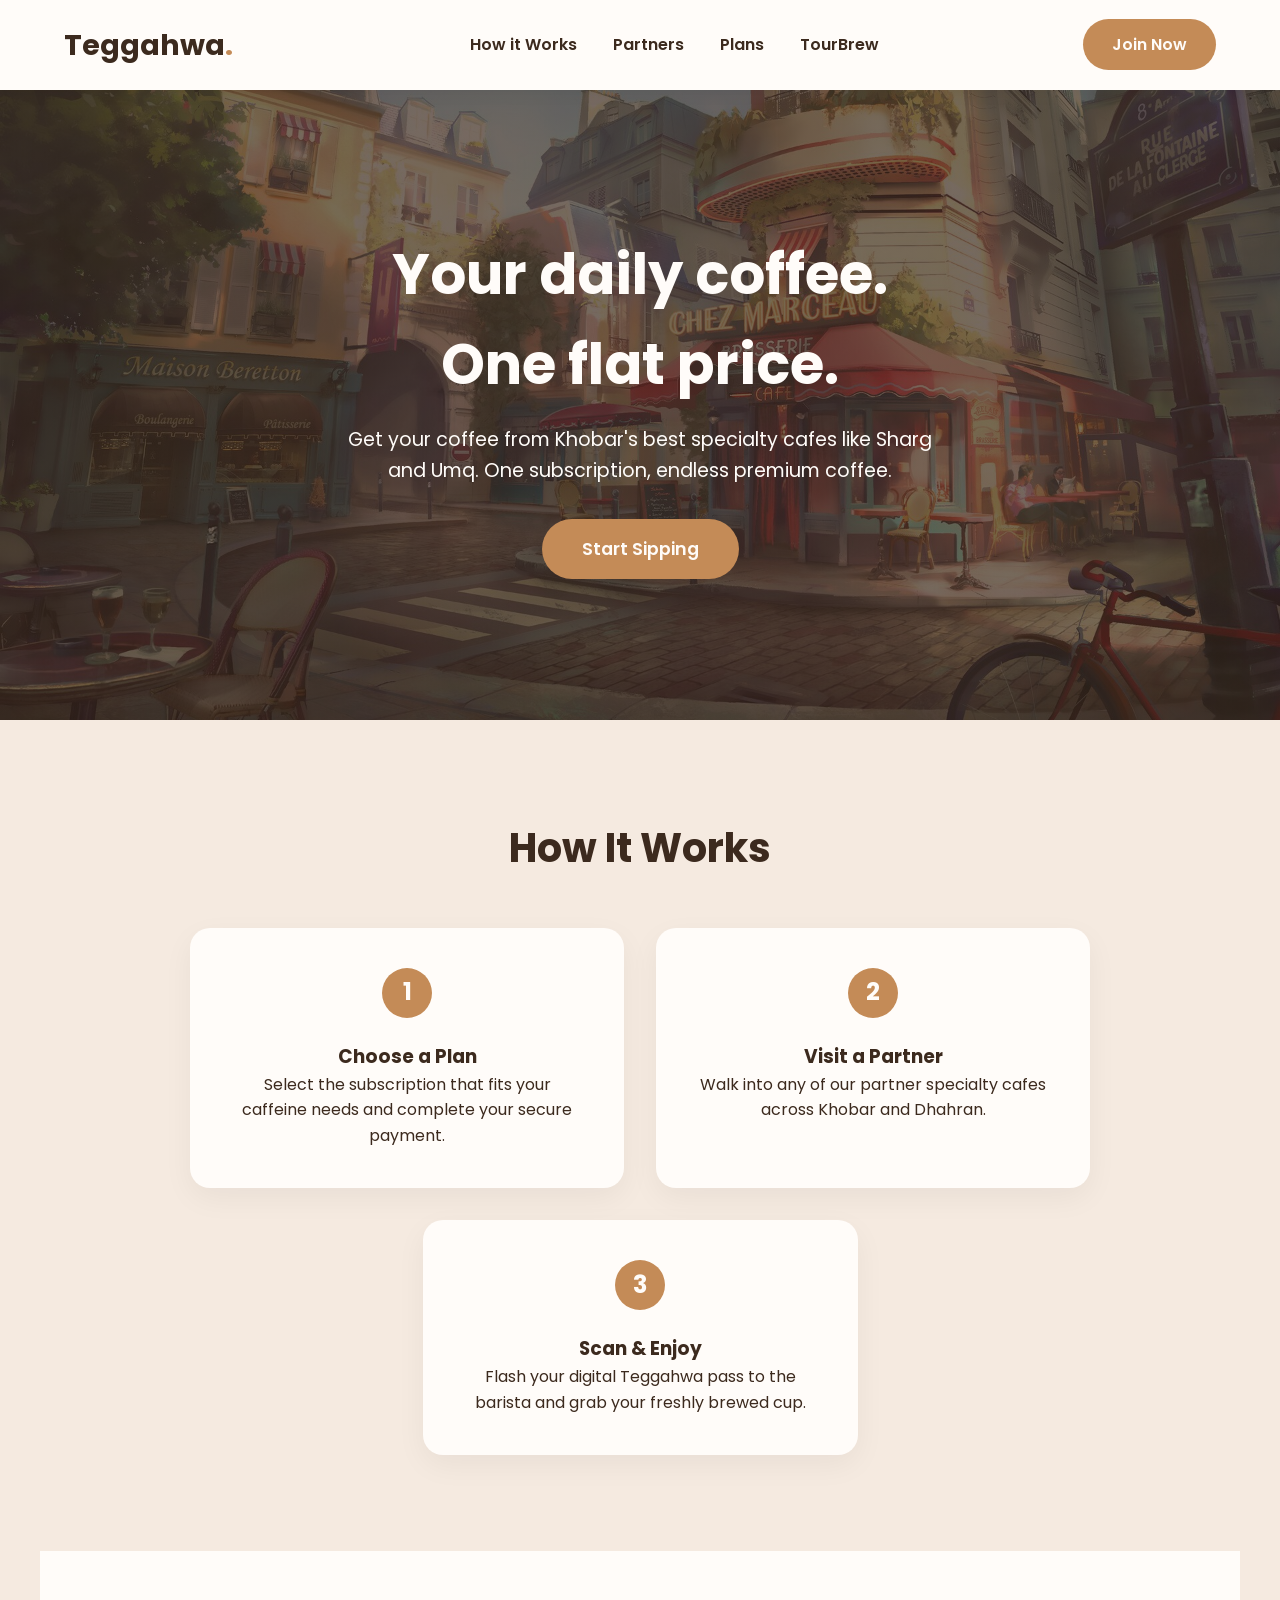
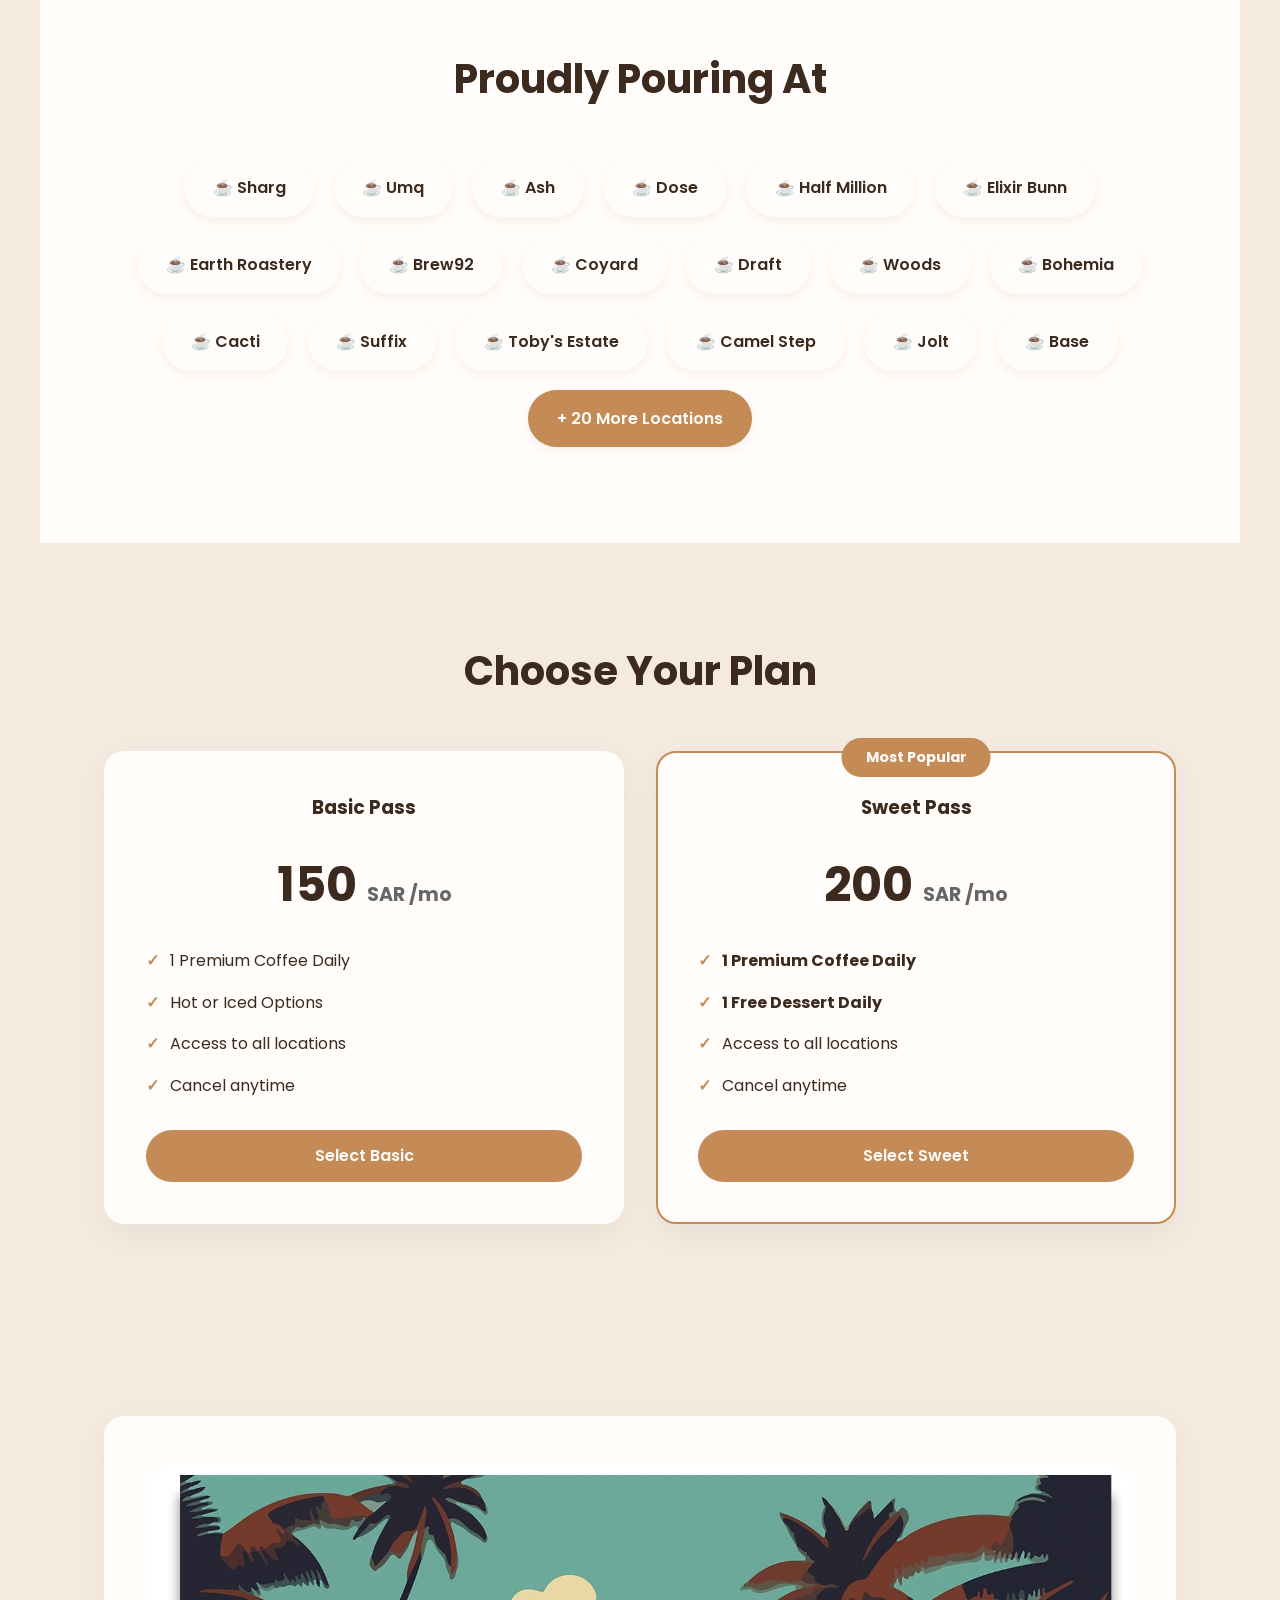
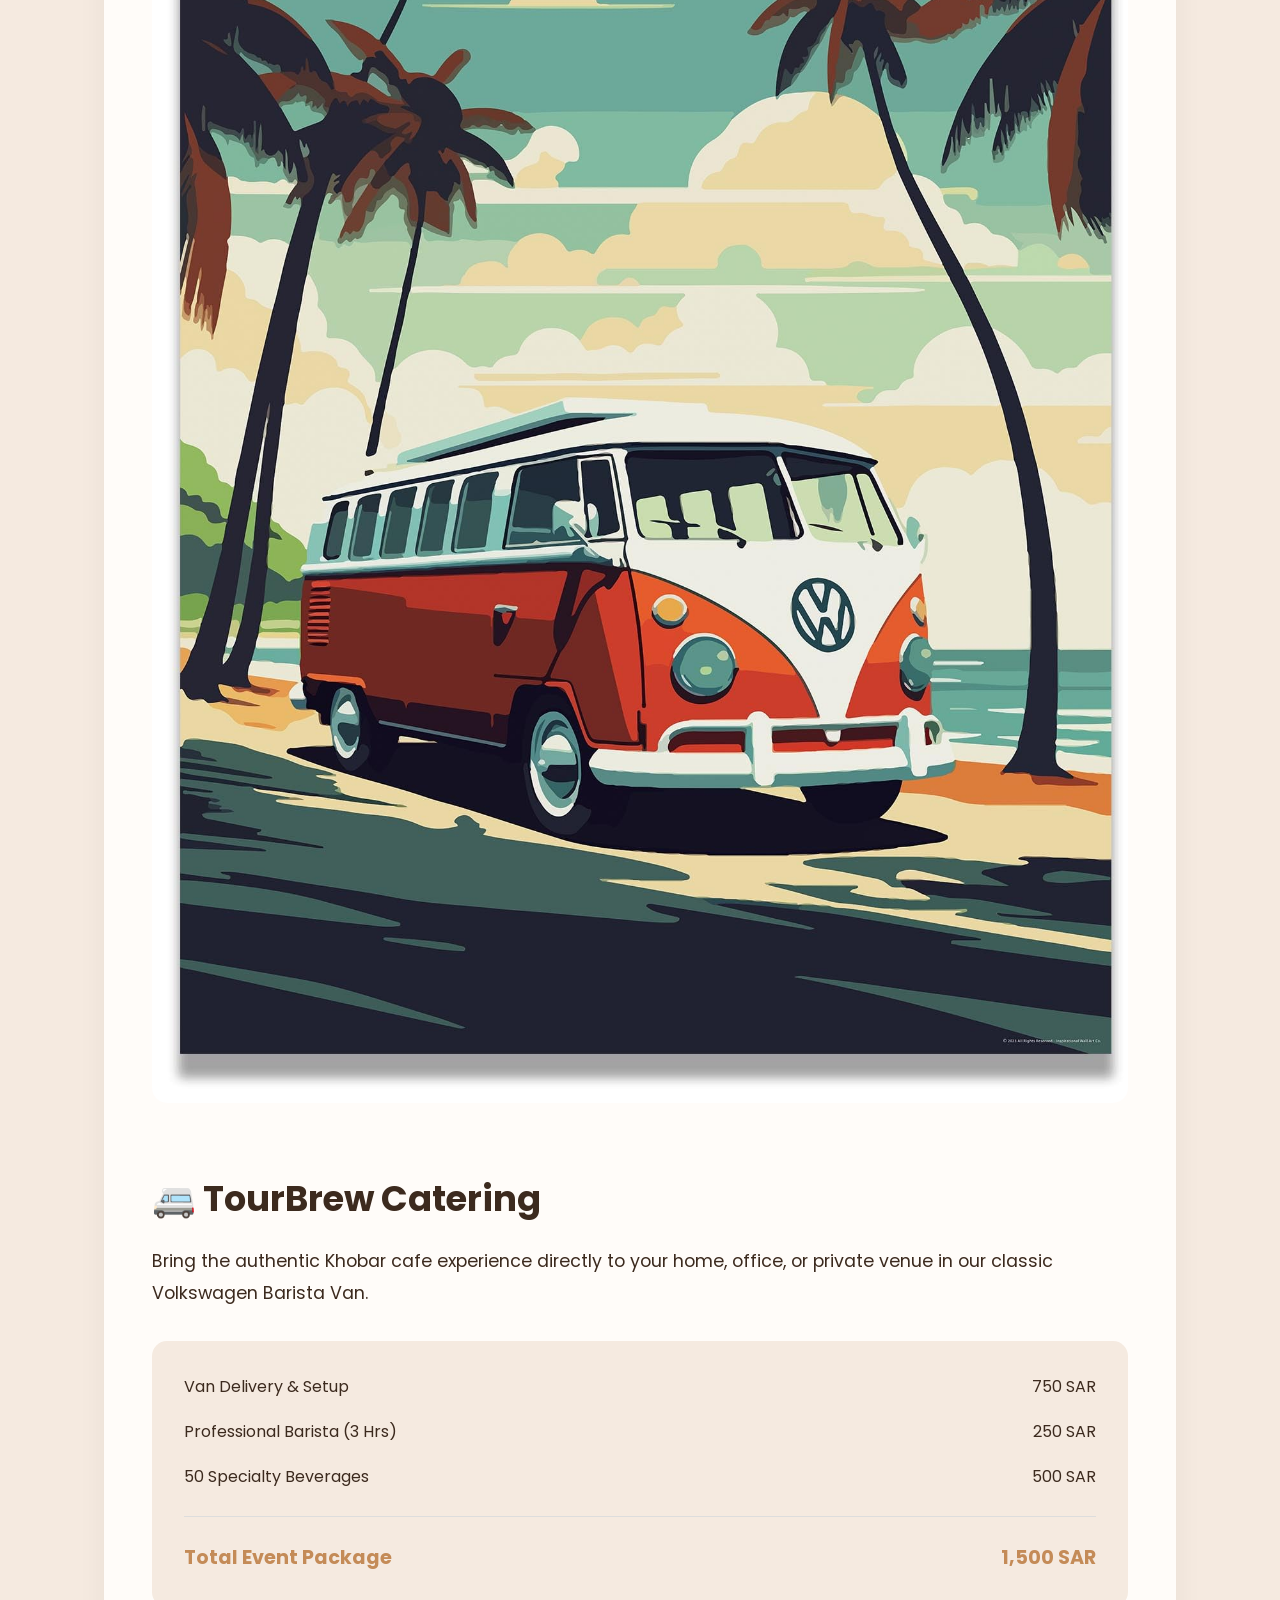
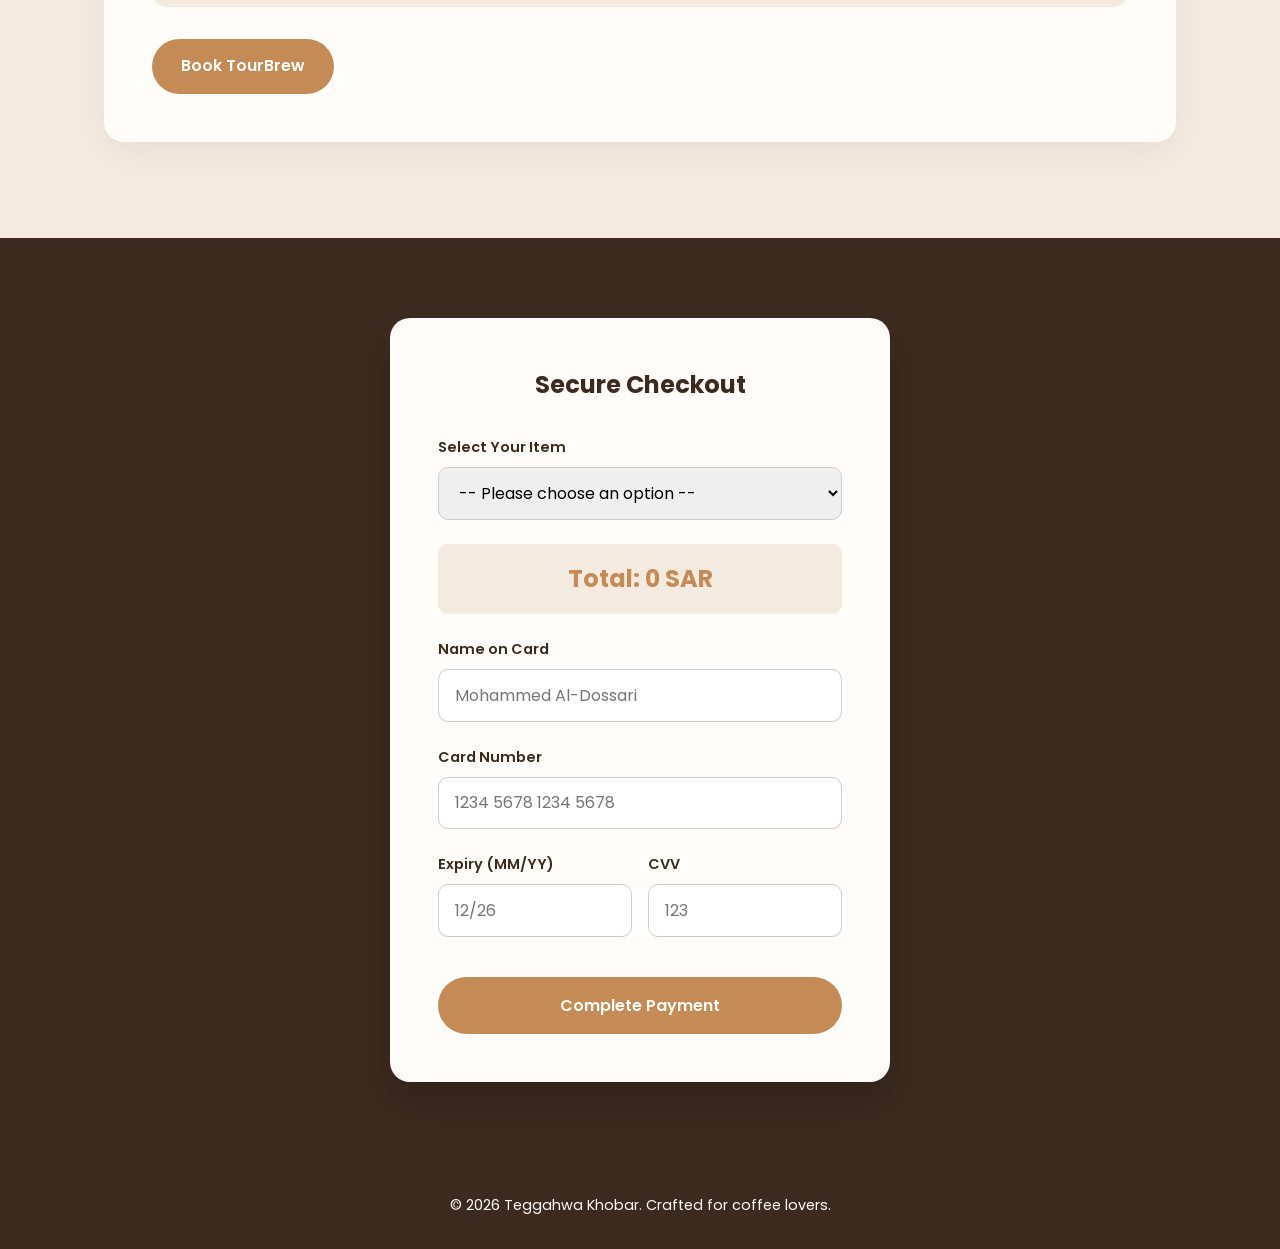
<file: index.html>
<!DOCTYPE html>
<html lang="en">
<head>
<link rel="icon" type="image/png" href="favicon.png">
<script async src="https://www.googletagmanager.com/gtag/js?id=G-9MFBDE5TGW"></script>
<script>
  window.dataLayer = window.dataLayer || [];
  function gtag(){dataLayer.push(arguments);}
  gtag('js', new Date());
  gtag('config', 'G-9MFBDE5TGW');
</script>
<meta charset="UTF-8">
<meta name="viewport" content="width=device-width, initial-scale=1.0">
<title>Teggahwa</title>
<link rel="stylesheet" href="style.css">
</head>
<body>

<header>
    <a href="#" class="brand">Teggahwa<span>.</span></a>
    <nav>
        <a href="#how">How it Works</a>
        <a href="#cafes">Partners</a>
        <a href="#pricing">Plans</a>
        <a href="#tourbrew">TourBrew</a>
    </nav>
    <a href="#payment" class="btn">Join Now</a>
</header>

<section class="hero">
    <div class="hero-content">
        <h1>Your daily coffee. <br>One flat price.</h1>
        <p>Get your coffee from Khobar's best specialty cafes like Sharg and Umq. One subscription, endless premium coffee.</p>
        <a href="#pricing" class="btn" style="padding: 1rem 2.5rem; font-size: 1.1rem;">Start Sipping</a>
    </div>
</section>

<section id="how" class="section">
    <h2 class="section-title">How It Works</h2>
    <div class="steps-grid">
        <div class="card">
            <div class="step-num">1</div>
            <h3>Choose a Plan</h3>
            <p>Select the subscription that fits your caffeine needs and complete your secure payment.</p>
        </div>
        <div class="card">
            <div class="step-num">2</div>
            <h3>Visit a Partner</h3>
            <p>Walk into any of our partner specialty cafes across Khobar and Dhahran.</p>
        </div>
        <div class="card center-step">
            <div class="step-num">3</div>
            <h3>Scan & Enjoy</h3>
            <p>Flash your digital Teggahwa pass to the barista and grab your freshly brewed cup.</p>
        </div>
    </div>
</section>

<section id="cafes" class="section" style="background: var(--cream);">
    <h2 class="section-title">Proudly Pouring At</h2>
    <div class="cafe-list">
        <div class="cafe-tag">☕ Sharg</div>
        <div class="cafe-tag">☕ Umq</div>
        <div class="cafe-tag">☕ Ash</div>
        <div class="cafe-tag">☕ Dose</div>
        <div class="cafe-tag">☕ Half Million</div>
        <div class="cafe-tag">☕ Elixir Bunn</div>
        <div class="cafe-tag">☕ Earth Roastery</div>
        <div class="cafe-tag">☕ Brew92</div>
        <div class="cafe-tag">☕ Coyard</div>
        <div class="cafe-tag">☕ Draft</div>
        <div class="cafe-tag">☕ Woods</div>
        <div class="cafe-tag">☕ Bohemia</div>
        <div class="cafe-tag">☕ Cacti</div>
        <div class="cafe-tag">☕ Suffix</div>
        <div class="cafe-tag">☕ Toby's Estate</div>
        <div class="cafe-tag">☕ Camel Step</div>
        <div class="cafe-tag">☕ Jolt</div>
        <div class="cafe-tag">☕ Base</div>
        <div class="cafe-tag highlight-tag">+ 20 More Locations</div>
    </div>
</section>

<section id="pricing" class="section">
    <h2 class="section-title">Choose Your Plan</h2>
    <div class="grid-3" style="justify-content: center;">
        
        <div class="card pricing-card">
            <h3>Basic Pass</h3>
            <div class="price-tag">150 <span>SAR /mo</span></div>
            <ul class="features">
                <li>1 Premium Coffee Daily</li>
                <li>Hot or Iced Options</li>
                <li>Access to all locations</li>
                <li>Cancel anytime</li>
            </ul>
            <a href="#payment" class="btn" style="width: 100%;">Select Basic</a>
        </div>

        <div class="card pricing-card premium">
            <div class="badge">Most Popular</div>
            <h3>Sweet Pass</h3>
            <div class="price-tag">200 <span>SAR /mo</span></div>
            <ul class="features">
                <li><strong>1 Premium Coffee Daily</strong></li>
                <li><strong>1 Free Dessert Daily</strong></li>
                <li>Access to all locations</li>
                <li>Cancel anytime</li>
            </ul>
            <a href="#payment" class="btn" style="width: 100%;">Select Sweet</a>
        </div>

    </div>
</section>

<section id="tourbrew" class="section">
    <div class="tourbrew-layout">
        <img src="tourbrew-van.jpg" alt="VW Coffee Van" class="tourbrew-img">
        <div class="tourbrew-info">
            <h2 style="font-size: 2.2rem; margin-bottom: 1rem;">🚐 TourBrew Catering</h2>
            <p>Bring the authentic Khobar cafe experience directly to your home, office, or private venue in our classic Volkswagen Barista Van.</p>
            
            <div class="tourbrew-cost">
                <div><span>Van Delivery & Setup</span> <span>750 SAR</span></div>
                <div><span>Professional Barista (3 Hrs)</span> <span>250 SAR</span></div>
                <div><span>50 Specialty Beverages</span> <span>500 SAR</span></div>
                <div class="total"><span>Total Event Package</span> <span>1,500 SAR</span></div>
            </div>
            
            <a href="#payment" class="btn">Book TourBrew</a>
        </div>
    </div>
</section>

<section id="payment" class="payment-section">
    <div id="payment_window" class="payment-box">
        <h2 style="text-align: center; margin-bottom: 2rem;">Secure Checkout</h2>
        
        <div class="form-group">
            <label>Select Your Item</label>
            <select id="item" class="form-control" onchange="updatePrice()">
                <option value="0">-- Please choose an option --</option>
                <option value="150">Basic Pass (150 SAR)</option>
                <option value="200">Sweet Pass (200 SAR)</option>
                <option value="1500">TourBrew Standard (1,500 SAR)</option>
                <option value="custom">TourBrew Custom AI Estimate</option>
            </select>
        </div>

        <div class="form-group" id="custom_price_div" style="display: none;">
            <label>Enter AI Estimated Amount (SAR)</label>
            <input type="number" id="custom_price" class="form-control" placeholder="Enter amount quoted by chatbot" oninput="updatePrice()" min="1">
            <p class="warning-note">Note: If the price entered does not match the official AI estimate, your order will be cancelled and the payment refunded.</p>
        </div>

        <div id="total_display" class="total-display">
            Total: 0 SAR
        </div>

        <div class="form-group">
            <label>Name on Card</label>
            <input type="text" id="name" class="form-control" placeholder="Mohammed Al-Dossari">
        </div>

        <div class="form-group">
            <label>Card Number</label>
            <input type="text" id="card" class="form-control" placeholder="1234 5678 1234 5678" maxlength="19" oninput="formatCard(this)">
        </div>

        <div class="row">
            <div class="form-group">
                <label>Expiry (MM/YY)</label>
                <input type="text" id="exp" class="form-control" placeholder="12/26" maxlength="5">
            </div>
            <div class="form-group">
                <label>CVV</label>
                <input type="password" id="cvv" class="form-control" placeholder="123" maxlength="3" oninput="this.value = this.value.replace(/[^0-9]/g, '')">
            </div>
        </div>

        <button onclick="processPayment()" class="btn" style="width: 100%; margin-top: 1rem; padding: 1rem;">Complete Payment</button>
    </div>

    <div id="success_window" class="success-box">
        <h2 style="font-size: 2rem; margin-bottom: 1rem;">Payment Successful! 🎉</h2>
        <p style="font-size: 1.1rem; margin-bottom: 1.5rem;">Thank you for your business. Your transaction has been approved.</p>
        <p><strong>Welcome to the Teggahwa family.</strong></p>
    </div>
</section>

<footer>
    <p>&copy; 2026 Teggahwa Khobar. Crafted for coffee lovers.</p>
</footer>

<script>
function updatePrice() {
    var itemDropdown = document.getElementById("item").value;
    var customPriceDiv = document.getElementById("custom_price_div");
    var display = document.getElementById("total_display");
    var finalPrice = 0;
    
    if (itemDropdown === "custom") {
        customPriceDiv.style.display = "block";
        var customVal = document.getElementById("custom_price").value;
        finalPrice = parseFloat(customVal) || 0;
    } else {
        customPriceDiv.style.display = "none";
        finalPrice = parseFloat(itemDropdown) || 0;
    }

    if (finalPrice === 0) {
        display.innerHTML = "Total: 0 SAR";
    } else {
        display.innerHTML = "Total: " + finalPrice.toLocaleString() + " SAR";
    }
}

function formatCard(input) {
    var value = input.value.replace(/\D/g, '');
    var formattedValue = value.replace(/(\d{4})(?=\d)/g, '$1 ');
    input.value = formattedValue;
}

function processPayment() {
    var item_val = document.getElementById("item").value;
    var custom_price = document.getElementById("custom_price").value;
    var card_val = document.getElementById("card").value.replace(/\s/g, '');
    var exp_val = document.getElementById("exp").value;
    var cvv_val = document.getElementById("cvv").value;
    var name_val = document.getElementById("name").value;

    var actual_price = 0;
    if (item_val === "custom") {
        actual_price = parseFloat(custom_price) || 0;
    } else {
        actual_price = parseFloat(item_val) || 0;
    }

    if (card_val.length === 16 && exp_val.length === 5 && cvv_val.length === 3 && name_val.trim().length > 0 && actual_price > 0) {
        document.getElementById("payment_window").style.display = "none";
        document.getElementById("success_window").style.display = "block";
        window.location.hash = '#payment';
    } else {
        alert("Payment Invalid! Please check your details.\n\n- Ensure you selected a plan/amount.\n- Card must be exactly 16 digits.\n- Expiry must be MM/YY.\n- CVV must be exactly 3 digits.\n- Name cannot be blank.");
    }
}
</script>

<script src="https://cdn.botpress.cloud/webchat/v5.0/inject.js"></script>
<script src="https://files.bpcontent.cloud/2026/08/03/11/20260803113134-80CH3YQL.js" defer></script>

</body>
</html>
</file>
<file: style.css>
@import url('https://fonts.googleapis.com/css2?family=Poppins:wght@300;400;600;700&display=swap');

:root {
    --espresso: #3C2A1E;
    --caramel: #C48B57;
    --latte: #F5EAE0;
    --cream: #FFFCF9;
    --success: #4A7A59;
    --error: #A94442;
}

* {
    margin: 0;
    padding: 0;
    box-sizing: border-box;
    font-family: 'Poppins', sans-serif;
}

html {
    scroll-behavior: smooth;
}

body {
    background-color: var(--latte);
    color: var(--espresso);
    line-height: 1.6;
}

header {
    background-color: var(--cream);
    padding: 1.2rem 5%;
    display: flex;
    justify-content: space-between;
    align-items: center;
    position: sticky;
    top: 0;
    z-index: 1000;
    box-shadow: 0 4px 15px rgba(0,0,0,0.05);
}

.brand {
    font-size: 1.8rem;
    font-weight: 700;
    color: var(--espresso);
    text-decoration: none;
}

.brand span {
    color: var(--caramel);
}

nav a {
    text-decoration: none;
    color: var(--espresso);
    font-weight: 600;
    margin-left: 2rem;
    transition: color 0.3s;
}

nav a:hover {
    color: var(--caramel);
}

.btn {
    background-color: var(--caramel);
    color: var(--cream);
    padding: 0.8rem 1.8rem;
    border: none;
    border-radius: 30px;
    font-size: 1rem;
    font-weight: 600;
    cursor: pointer;
    text-decoration: none;
    display: inline-block;
    transition: all 0.3s;
}

.btn:hover {
    background-color: var(--espresso);
    transform: translateY(-2px);
}

.hero {
    display: flex;
    align-items: center;
    justify-content: center;
    text-align: center;
    height: 70vh;
    background: linear-gradient(rgba(60, 42, 30, 0.7), rgba(60, 42, 30, 0.7)), url('hero-bg.jpg') center/cover;
    color: var(--cream);
    padding: 0 20px;
}

.hero-content h1 {
    font-size: 3.5rem;
    margin-bottom: 1rem;
}

.hero-content p {
    font-size: 1.2rem;
    margin-bottom: 2rem;
    max-width: 600px;
    margin-left: auto;
    margin-right: auto;
}

.section {
    padding: 6rem 5%;
    max-width: 1200px;
    margin: 0 auto;
}

.section-title {
    text-align: center;
    font-size: 2.5rem;
    margin-bottom: 3rem;
    color: var(--espresso);
}

.steps-grid {
    display: grid;
    grid-template-columns: repeat(2, 1fr);
    gap: 2rem;
    max-width: 900px;
    margin: 0 auto;
}

.center-step {
    grid-column: 1 / -1;
    max-width: 435px;
    justify-self: center;
    width: 100%;
}

.grid-3 {
    display: grid;
    grid-template-columns: repeat(auto-fit, minmax(300px, 1fr));
    gap: 2rem;
}

.card {
    background: var(--cream);
    padding: 2.5rem;
    border-radius: 20px;
    box-shadow: 0 10px 30px rgba(0,0,0,0.05);
    text-align: center;
    transition: transform 0.3s;
}

.card:hover {
    transform: translateY(-5px);
}

.step-num {
    background: var(--caramel);
    color: var(--cream);
    width: 50px;
    height: 50px;
    border-radius: 50%;
    display: flex;
    align-items: center;
    justify-content: center;
    font-size: 1.5rem;
    font-weight: 700;
    margin: 0 auto 1.5rem;
}

.cafe-list {
    display: flex;
    flex-wrap: wrap;
    justify-content: center;
    gap: 1.2rem;
}

.cafe-tag {
    background: var(--cream);
    padding: 1rem 1.8rem;
    border-radius: 50px;
    font-weight: 600;
    box-shadow: 0 4px 10px rgba(0,0,0,0.05);
    color: var(--espresso);
}

.highlight-tag {
    background: var(--caramel);
    color: var(--cream);
}

.pricing-card {
    border: 2px solid transparent;
}

.pricing-card.premium {
    border-color: var(--caramel);
    position: relative;
}

.badge {
    position: absolute;
    top: -15px;
    left: 50%;
    transform: translateX(-50%);
    background: var(--caramel);
    color: var(--cream);
    padding: 0.5rem 1.5rem;
    border-radius: 20px;
    font-weight: 700;
    font-size: 0.9rem;
}

.price-tag {
    font-size: 3rem;
    font-weight: 700;
    margin: 1.5rem 0;
    color: var(--espresso);
}

.price-tag span {
    font-size: 1.2rem;
    color: #666;
}

.features {
    list-style: none;
    margin-bottom: 2rem;
    text-align: left;
}

.features li {
    margin-bottom: 1rem;
    padding-left: 1.5rem;
    position: relative;
}

.features li::before {
    content: "✓";
    color: var(--caramel);
    position: absolute;
    left: 0;
    font-weight: bold;
}

.tourbrew-layout {
    display: flex;
    flex-wrap: wrap;
    align-items: flex-start;
    gap: 4rem;
    background: var(--cream);
    padding: 3rem;
    border-radius: 20px;
    box-shadow: 0 10px 30px rgba(0,0,0,0.05);
}

.tourbrew-img {
    flex: 1 1 400px;
    max-width: 100%;
    border-radius: 15px;
    object-fit: cover;
}

.tourbrew-info {
    flex: 1 1 400px;
    line-height: 1.8;
}

.tourbrew-info p {
    margin-bottom: 2rem;
    font-size: 1.1rem;
}

.tourbrew-cost {
    background: var(--latte);
    padding: 2rem;
    border-radius: 15px;
    margin-bottom: 2rem;
}

.tourbrew-cost div {
    display: flex;
    justify-content: space-between;
    margin-bottom: 1rem;
}

.tourbrew-cost div:last-child {
    margin-bottom: 0;
}

.tourbrew-cost .total {
    font-weight: 700;
    font-size: 1.2rem;
    color: var(--caramel);
    border-top: 1px solid #ddd;
    padding-top: 1.5rem;
    margin-top: 1.5rem;
}

.payment-section {
    background: var(--espresso);
    color: var(--cream);
    padding: 5rem 5%;
    display: flex;
    justify-content: center;
}

.payment-box {
    background: var(--cream);
    color: var(--espresso);
    padding: 3rem;
    border-radius: 20px;
    width: 100%;
    max-width: 500px;
    box-shadow: 0 20px 40px rgba(0,0,0,0.2);
}

.form-group {
    margin-bottom: 1.5rem;
}

.form-group label {
    display: block;
    margin-bottom: 0.5rem;
    font-weight: 600;
    font-size: 0.9rem;
}

.form-control {
    width: 100%;
    padding: 0.8rem 1rem;
    border: 1px solid #ccc;
    border-radius: 10px;
    font-size: 1rem;
    outline: none;
    transition: border-color 0.3s;
}

.form-control:focus {
    border-color: var(--caramel);
}

.row {
    display: flex;
    gap: 1rem;
}

.row .form-group {
    flex: 1;
}

.total-display {
    font-size: 1.5rem;
    font-weight: 700;
    color: var(--caramel);
    text-align: center;
    margin: 1.5rem 0;
    padding: 1rem;
    background: var(--latte);
    border-radius: 10px;
}

.success-box {
    display: none;
    background: #E8F5E9;
    color: var(--success);
    padding: 3rem;
    border-radius: 20px;
    text-align: center;
    width: 100%;
    max-width: 500px;
    border: 2px solid var(--success);
}

.warning-note {
    font-size: 0.85rem;
    color: var(--error);
    margin-top: 0.5rem;
    font-style: italic;
}

footer {
    text-align: center;
    padding: 2rem;
    background: var(--espresso);
    color: var(--cream);
    font-size: 0.9rem;
}

@media (max-width: 768px) {
    nav { display: none; }
    .hero-content h1 { font-size: 2.5rem; }
    .steps-grid { grid-template-columns: 1fr; }
    .center-step { max-width: 100%; }
}
</file>
